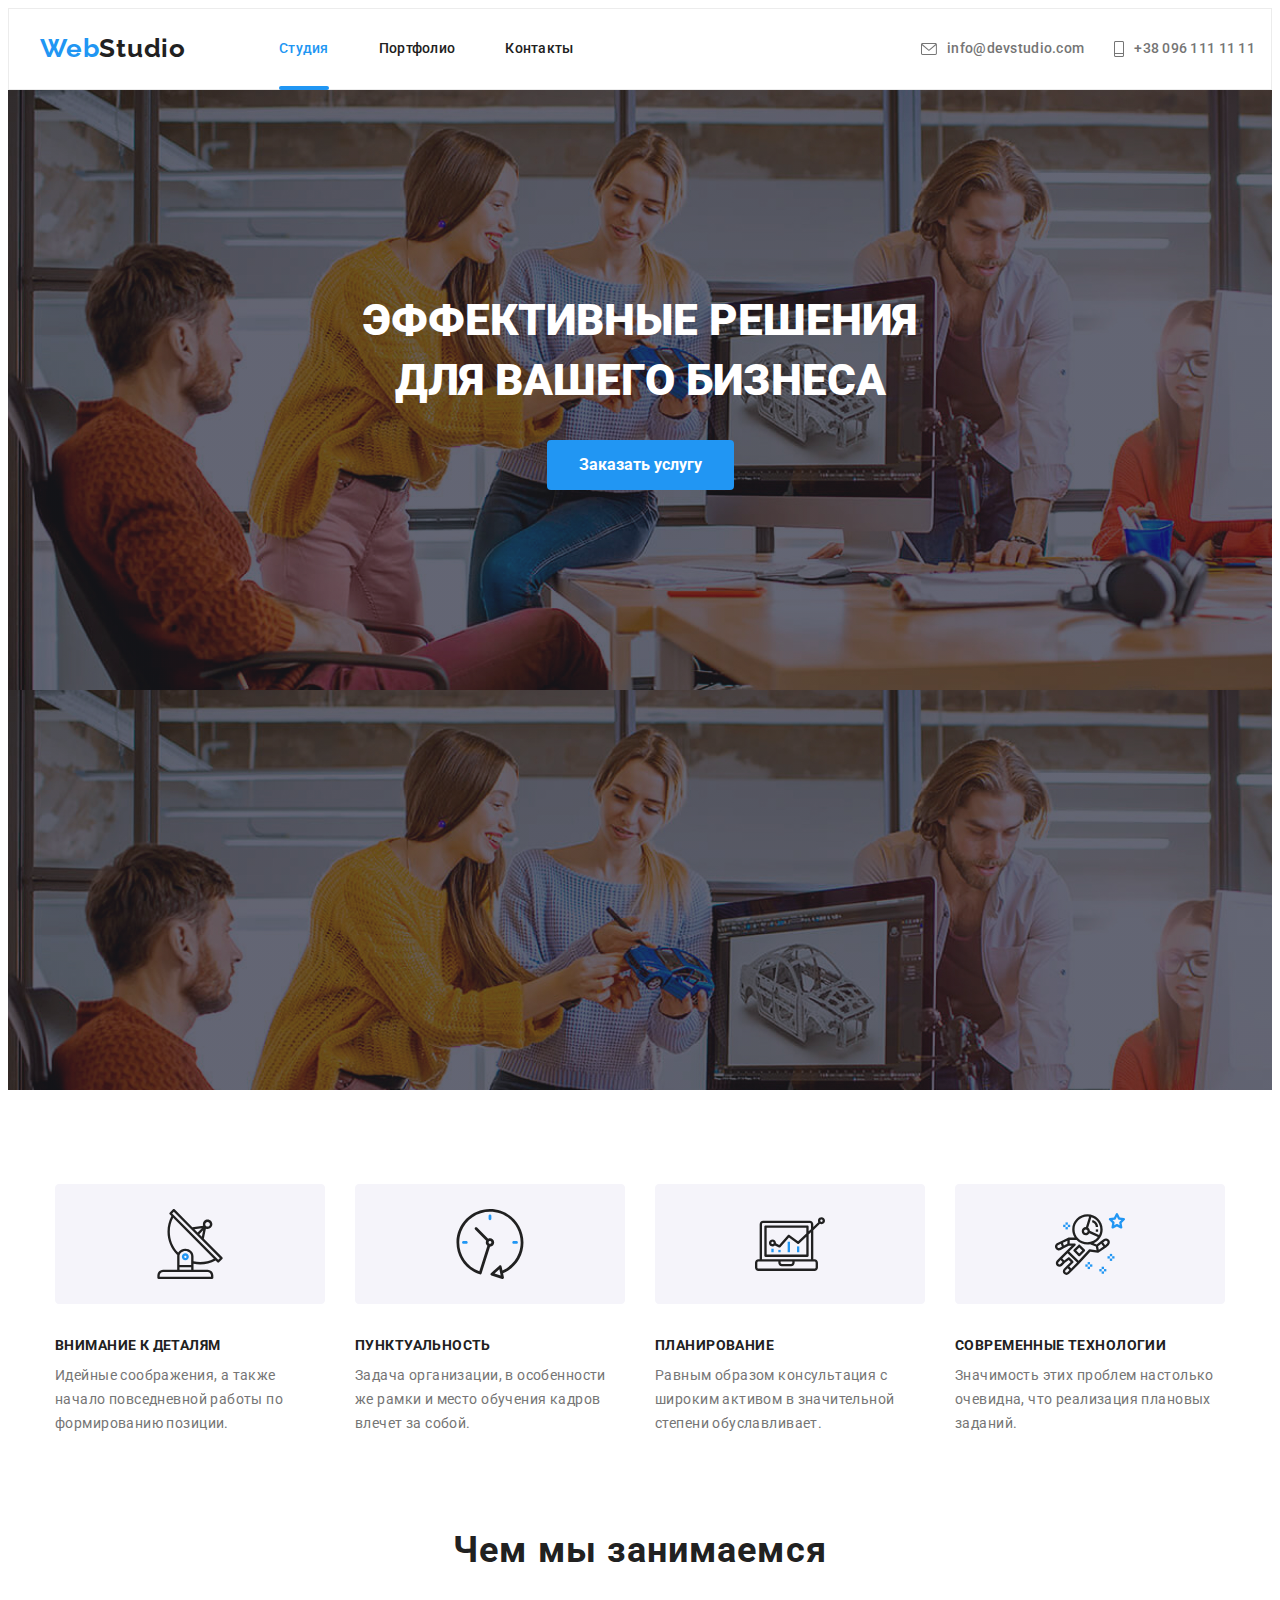
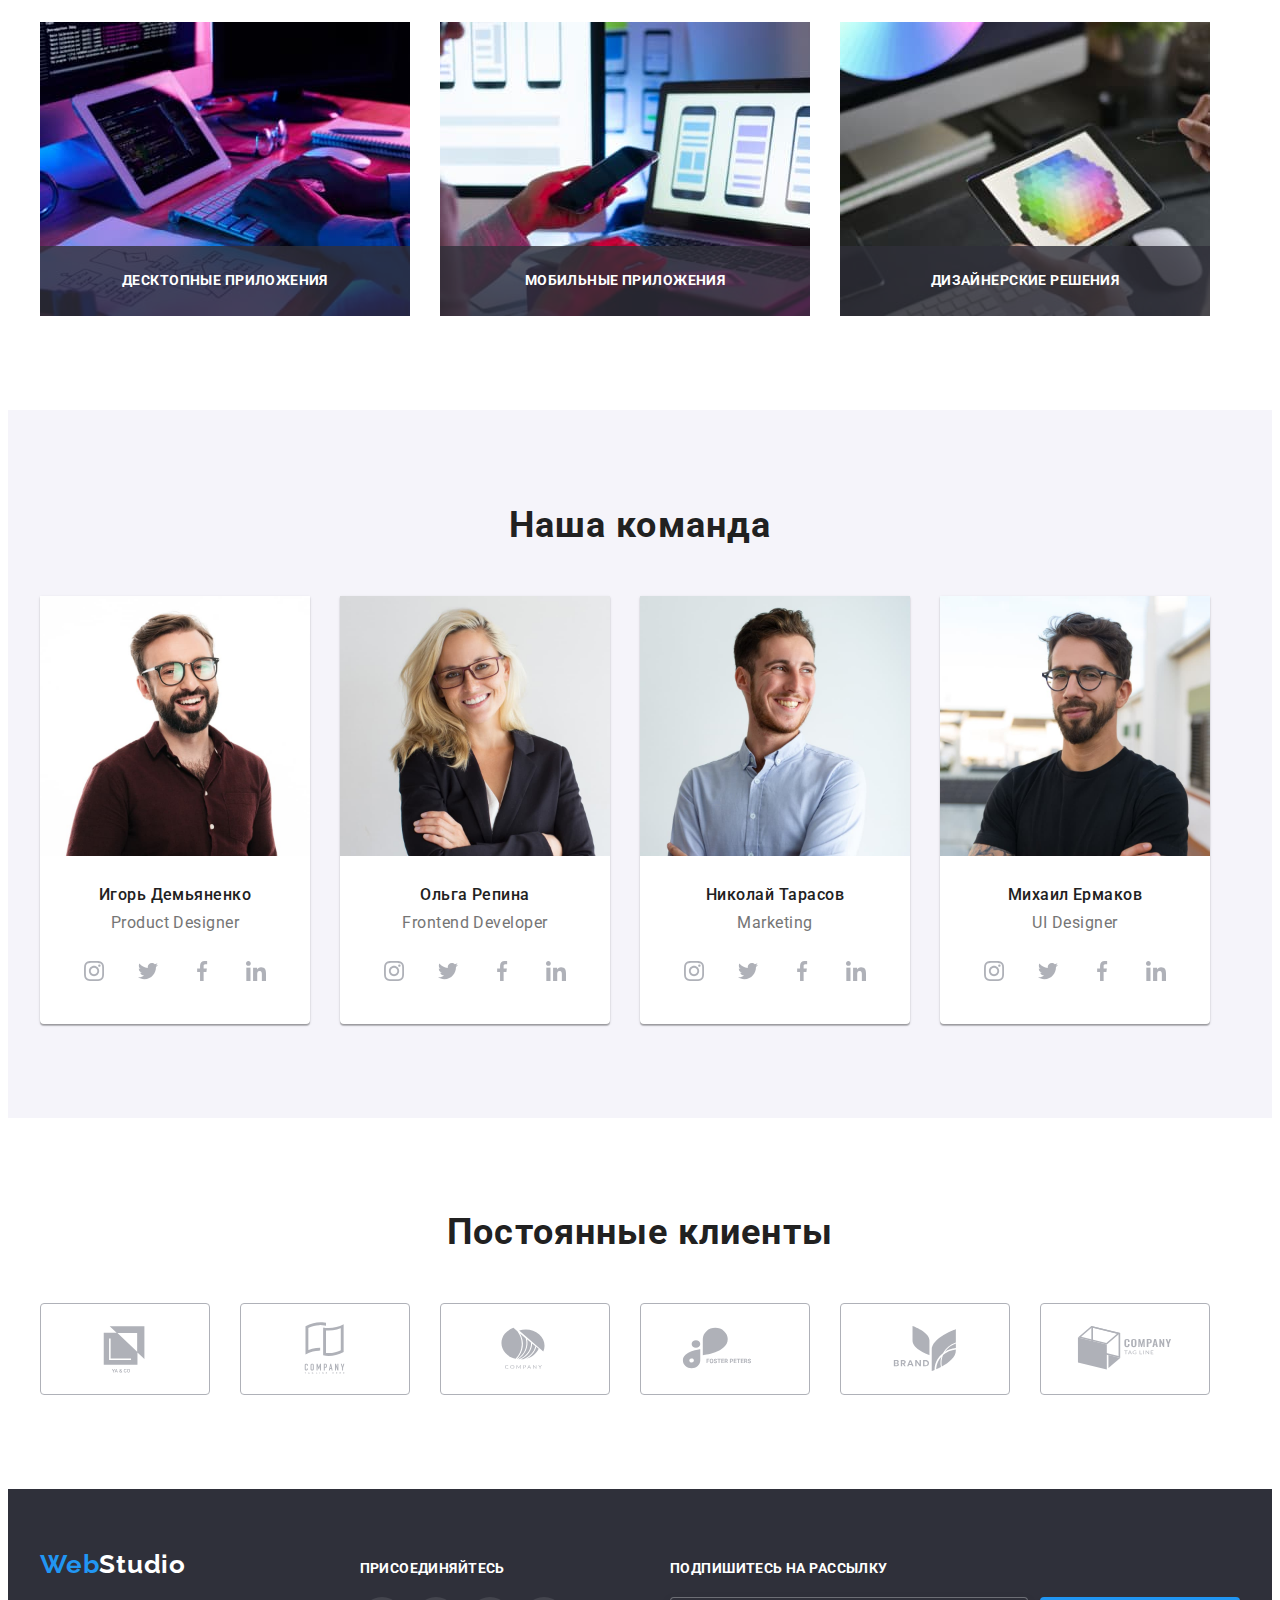
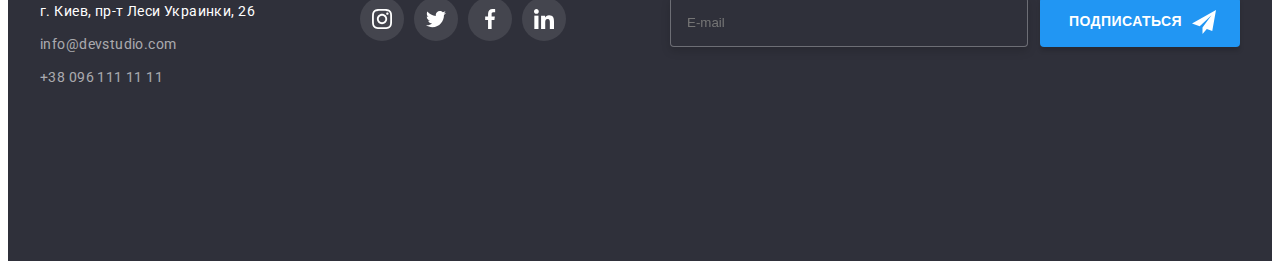
<file: index.html>
<!DOCTYPE html>
<html lang="ru">
  <head>
    <meta charset="UTF-8" />
    <meta http-equiv="X-UA-Compatible" content="IE=edge" />
    <meta name="viewport" content="width=device-width, initial-scale=1.0" />
    <title>WebStudio</title>
    <link rel="stylesheet" href="./css/main.css">
    <link rel="stylesheet" href="https://cdnjs.cloudflare.com/ajax/libs/modern-normalize/1.1.0/modern-normalize.min.css" integrity="sha512-wpPYUAdjBVSE4KJnH1VR1HeZfpl1ub8YT/NKx4PuQ5NmX2tKuGu6U/JRp5y+Y8XG2tV+wKQpNHVUX03MfMFn9Q==" crossorigin="anonymous" referrerpolicy="no-referrer" />
    <link rel="preconnect" href="https://fonts.googleapis.com" />
    <link rel="preconnect" href="https://fonts.gstatic.com" crossorigin />
    <link
      href="https://fonts.googleapis.com/css2?family=Raleway:wght@700&family=Roboto:wght@400;500;700;900&display=swap"
      rel="stylesheet"
    />
  </head>

  <body>
    <header class="header">
      <div class="container">
      <nav class="navigation">
        <a href="" class="title-header"
          >Web<span class="studio-title-header">Studio</span></a
        >
        <ul class="pages-list">
          <li class="page-item">
            <a class="link-page current header-current" href="index.html">Студия</a>
          </li>
          <li class="page-item">
            <a class="link-page" href="portfolio.html">Портфолио</a>
          </li>
          <li class="page-item"><a class="link-page" href="">Контакты</a></li>
        </ul>

  
      <ul class="header-connect">
        <li class="contact-header-item">
          <a class="contact-header-link" href="mailto:info@devstudio.com"
            >
            <svg class="icon-header-mail"  width="16px"
            height="12px"><use href="images/icons.svg#icon-envelope" >
          </use>
        </svg>
            info@devstudio.com
          </a>
        </li>

         <li class="connect-header-item">
        <a class="contact-header-link" href="tel:+380961111111"
          ><svg class="icon-header-tel" width="10px"
          height="16px">
            <use  href="images/icons.svg#icon-phone">
        </use>
      </svg>
            +38 096 111 11 11
  </a>
</li>
      </ul>
    </nav>
  </div>
    </header>
    <main>
      <section class="hero">
        <div class="container">  
        <h1 class="hero-title">Эффективные решения<br> для вашего бизнеса</h1>
        <button type="button" class="hero-btn" data-modal-open>Заказать услугу</button>
      </div>
    </section>
      <section>
        <div class="container">
                <h2 class="section-text-hidden">Особенности</h2>
        <ul class="features-list">
          <li class="features-item">
            <div>
                  <svg class="features-icon" width="270" height="120" >
                      <use href="images/icons.svg#icon-group-1">
                      </use>
                    </svg>
            <h3 class="features-text">Внимание к деталям</h3>
            <p class="description">
              Идейные соображения, а также<br/> начало повседневной работы по<br/>
              формированию позиции.
            </p>
          </div>
          </li>
          <li class="features-item">
            <div>
            <svg class="features-icon" width="270" height="120">
                      <use href="images/icons.svg#icon-group-2">
                      </use>
                    </svg>
            <h3 class="features-text">Пунктуальность</h3>
            <p class="description">
              Задача организации, в особенности<br/> же рамки и место обучения кадров<br/>
              влечет за собой.
            </p>
          </div>
          </li>
          <li class="features-item"> 
            <div>
            <svg class="features-icon" width="270" height="120" >
                      <use href="images/icons.svg#icon-group-3">
                      </use>
                    </svg>
            <h3 class="features-text">Планирование</h3>
            <p class="description">
              Равным образом консультация с<br/> широким активом в значительной<br/>
              степени обуславливает.
            </p>
          </div>
          </li>
          <li class="features-item">
            <svg class="features-icon" width="270" height="120">
                      <use href="images/icons.svg#icon-group-4">
                      </use>
                    </svg>
            <h3 class="features-text">Современные технологии</h3>
            <p class="description">
              Значимость этих проблем настолько<br/> очевидна, что реализация
              плановых<br/> заданий.
            </p>
          </li>
        </ul>
      </div>
      </section>
      <section class="hero-project">
        <div class="container">
        <h2 class="project-text">Чем мы занимаемся</h2>
        <ul class="list-img">
          <li class="img-item">
            
            <img
              src="images/imgindex/imgP.jpg"
              alt="Программирование"
              width="370"
              height="294"
            />
            <p class="progect-index">Десктопные приложения</p>
          </li>
          <li class="img-item">
            <img
              src="images/imgindex/imgS.jpg"
              alt="Создание сайтов"
              width="370"
              height="294"
            />
            <p class="progect-index">Мобильные приложения</p>
          </li>
          <li class="img-item">         
            <img
              src="images/imgindex/imgD.jpg"
              alt="Создание дизайна"
              width="370"
              height="294"
            />
            <p class="progect-index">Дизайнерские решения</p>
          
          </li>
        </ul>
      </div>
      </section>
      <section class="team-section">
        <div class="container">
        <h2 class="team">Наша команда</h2>
        <ul class="worker-list">
          <li class="worker-item">
            <img
              src="images/imgindex/img-3(1).jpg"
              alt="Дизайнер"
              width="270"
              height="260"
            />
            <div class="worker-description">
            <h3 class="worker-text">Игорь Демьяненко</h3>
            <p lang="en" class="position-text">Product Designer</p>
            <ul class="woker-socials-list">
              <li class="worker-socials-item">
              <a href="" class="worker-socials-link">
                <svg class="worker-socials-icon" width="20"  height="20">
                  <use href="images/icons.svg#icon-instagram">
                  </use>
                </svg>
              </a>
            </li>
              <li class="worker-socials-item">
              <a href="" class="worker-socials-link">
                <svg class="worker-socials-icon" width="20"  height="20">
                  <use href="images/icons.svg#icon-twitter">
                  </use>
                </svg>
              </a>
            </li>
              <li class="worker-socials-item">
              <a href="" class="worker-socials-link">
                <svg class="worker-socials-icon" width="20"  height="20">
                  <use href="images/icons.svg#icon-facebook">
                  </use>
                </svg>
              </a>
            </li>
              <li class="worker-socials-item">
              <a href="" class="worker-socials-link">
                <svg class="worker-socials-icon" width="20"  height="20">
                  <use href="images/icons.svg#icon-linkedin">
                  </use>
                </svg>
              </a>
            </li>
            </ul>
          </div>
        </li>

          <li class="worker-item">
            <img
              src="images/imgindex/img-2(1).jpg "
              alt="Фронтенд Программист"
              width="270"
              height="260"
            />
            <div class="worker-description">
            <h3 class="worker-text">Ольга Репина</h3>
            <p lang="en" class="position-text">Frontend Developer</p>
            <ul class="woker-socials-list">
              <li class="worker-socials-item">
              <a href="" class="worker-socials-link">
                <svg class="worker-socials-icon" width="20"  height="20">
                  <use href="images/icons.svg#icon-instagram">
                  </use>
                </svg>
              </a>
            </li>
              <li class="worker-socials-item">
              <a href="" class="worker-socials-link">
                <svg class="worker-socials-icon" width="20"  height="20">
                  <use href="images/icons.svg#icon-twitter">
                  </use>
                </svg>
              </a>
            </li>
              <li class="worker-socials-item">
              <a href="" class="worker-socials-link">
                <svg class="worker-socials-icon" width="20"  height="20">
                  <use href="images/icons.svg#icon-facebook">
                  </use>
                </svg>
              </a>
            </li>
              <li class="worker-socials-item">
              <a href="" class="worker-socials-link">
                <svg class="worker-socials-icon" width="20"  height="20">
                  <use href="images/icons.svg#icon-linkedin">
                  </use>
                </svg>
              </a>
            </li>
            </ul>
         </div>
          <li class="worker-item">
            <img
              src="images/imgindex/img-1(1).jpg "
              alt="Маркетолог"
              width="270"
              height="260"
            /> 
            <div class="worker-description">
            <h3 class="worker-text">Николай Тарасов</h3>
            <p lang="en" class="position-text">Marketing</p>
            <ul class="woker-socials-list">
              <li class="worker-socials-item">
              <a href="" class="worker-socials-link">
                <svg class="worker-socials-icon" width="20"  height="20">
                  <use href="images/icons.svg#icon-instagram">
                  </use>
                </svg>
              </a>
            </li>
              <li class="worker-socials-item">
              <a href="" class="worker-socials-link">
                <svg class="worker-socials-icon" width="20"  height="20">
                  <use href="images/icons.svg#icon-twitter">
                  </use>
                </svg>
              </a>
            </li>
              <li class="worker-socials-item">
              <a href="" class="worker-socials-link">
                <svg class="worker-socials-icon" width="20"  height="20">
                  <use href="images/icons.svg#icon-facebook">
                  </use>
                </svg>
              </a>
            </li>
              <li class="worker-socials-item">
              <a href="" class="worker-socials-link">
                <svg class="worker-socials-icon" width="20"  height="20">
                  <use href="images/icons.svg#icon-linkedin">
                  </use>
                </svg>
              </a>
            </li>
            </ul>
          </div>
        </li>

          <li class="worker-item">
            <img
              src="images/imgindex/img4(1).jpg "
              alt="UI Дизайнер"
              width="270"
              height="260"
            />
            <div class="worker-description">
            <h3 class="worker-text">Михаил Ермаков</h3>
            <p lang="en" class="position-text">UI Designer</p>
            <ul class="woker-socials-list">
              <li class="worker-socials-item">
              <a href="" class="worker-socials-link">
                <svg class="worker-socials-icon" width="20"  height="20">
                  <use href="images/icons.svg#icon-instagram">
                  </use>
                </svg>
              </a>
            </li>
              <li class="worker-socials-item">
              <a href="" class="worker-socials-link">
                <svg class="worker-socials-icon" width="20"  height="20">
                  <use href="images/icons.svg#icon-twitter">
                  </use>
                </svg>
              </a>
            </li>
              <li class="worker-socials-item">
              <a href="" class="worker-socials-link">
                <svg class="worker-socials-icon" width="20"  height="20">
                  <use href="images/icons.svg#icon-facebook">
                  </use>
                </svg>
              </a>
            </li>
              <li class="worker-socials-item">
              <a href="" class="worker-socials-link">
                <svg class="worker-socials-icon" width="20"  height="20">
                  <use href="images/icons.svg#icon-linkedin">
                  </use>
                </svg>
              </a>
            </li>
            </ul>
          </div>
        </li>
        </ul>
      </div>
      </section>
      <section class="clients">
        <div class="container">
    <h2 class="clients-text">Постоянные клиенты</h2>
    <ul class="clients-list">
      <li class="clients-item">
                  <a href="" class="clients-link">
                    <svg class="clients-icon" width="106px"
                    height="60px" >
                      <use href="images/icons.svg#icon-client">
                      </use>
                    </svg>
                  </a>
                </li>
                  <li class="clients-item">
                  <a href="" class="clients-link">
                    <svg class="clients-icon" width="106px"
                    height="60px" >
                      <use href="images/icons.svg#icon-client-1">
                      </use>
                    </svg>
                  </a>
                </li>
                  <li class="clients-item">
                  <a href="" class="clients-link">
                    <svg class="clients-icon" width="106px"
                    height="60px" >
                      <use href="images/icons.svg#icon-client-2">
                      </use>
                    </svg>
                  </a>
                </li>
                  <li class="clients-item">
                  <a href="" class="clients-link">
                    <svg class="clients-icon" width="106px"
                    height="60px" >
                      <use href="images/icons.svg#icon-client-3">
                      </use>
                    </svg>
                  </a>
                </li>
                  <li class="clients-item">
                  <a href="" class="clients-link">
                    <svg class="clients-icon" width="106px"
                    height="60px">
                      <use href="images/icons.svg#icon-client-4">
                      </use>
                    </svg>
                  </a>
                </li>
                  <li class="clients-item">
                  <a href="" class="clients-link">
                    <svg class="clients-icon" width="106px"
                    height="60px" >
                      <use href="images/icons.svg#icon-client-5">
                      </use>
                    </svg>
                  </a>
                </li> 
              </ul>
    </div>
    </section>
    </main>
    <footer class="footer">
      <div class="container-footer-info">
         <div class="footer-info">
      <a class="title-footer" href=""
        >Web<span class="studio-title-footer">Studio</span></a>
      <address>
        <ul class="footer-connect-list">
          <li class="footer-contact-item">
            <a
              class="map"
              href="https://goo.gl/maps/Kd6ppjiieiiWhtUa8"
              target="_blank"
              rel="noopener noreferrer nofollow "
              >г. Киев, пр-т Леси Украинки, 26</a
            >
          </li>

          <li class="footer-contact-item">
            <a class="contact-footer" href="mailto:info@devstudio.com"
              >info@devstudio.com</a
            >
          </li>
                 
          <li class="footer-contact-item">
            <a class="contact-footer" href="tel:+380501111111"
              >+38 096 111 11 11</a
            >
          </li>
        </ul>
        </address>
      </div>
      <div class="footer-container-link">
        <p class="footer-text">присоединяйтесь</p>
        <ul class="footer-icon-list">
          <li class="footer-socials-items">
                <a href="" class="footer-socials-links">
                  <svg class="footer-social-icons" width="20"  height="20">
                    <use href="images/icons.svg#icon-instagram">
                    </use>
                  </svg>
                </a>
              </li>
                <li class="footer-socials-items">
                <a href="" class="footer-socials-links">
                  <svg class="footer-social-icons" width="20"  height="20">
                    <use href="images/icons.svg#icon-twitter">
                    </use>
                  </svg>
                </a>
              </li>
                <li class="footer-socials-items">
                <a href="" class="footer-socials-links">
                  <svg class="footer-social-icons" width="20"  height="20">
                    <use href="images/icons.svg#icon-facebook">
                    </use>
                  </svg>
                </a>
              </li>
                <li class="footer-socials-items">
                <a href="" class="footer-socials-links">
                  <svg class="footer-social-icons" width="20"  height="20">
                    <use href="images/icons.svg#icon-linkedin">
                    </use>
                  </svg>
                </a>
              </li>
              </ul>
            </div>
              <div class="footer-container-social">
                <p class="footer-text">Подпишитесь на рассылку</p>
                <form>
                  <div class="footer-input-container">
      <input type="email" 
       name="user-email-footer" 
       id="user-email-footer"
       class="footer-input"
       placeholder="E-mail"
       required>
       <button type="submit" class="btn-footer">Подписаться
                <svg class="footer-send-btn" width="24"  height="24">
                    <use href="images/icons.svg#icon-send">
                    </use>
                  </svg></button>
                </div>
                </form> 
              </div>  
      </div>
    </footer>

<div class="backdrop is-hidden"  data-modal>
  <div class="modal">
    <button type="button" class="button-close" data-modal-close>
      <svg class="icon-close">
        <use href="images/icons.svg#icon-close"></use>
      </svg>
    </button>
    <p class="modal-title">Оставьте свои данные, мы вам перезвоним</p>
    <form>
      <div class="form-field">
      <label for="user-name" class="modal-label">Имя</label>
      <div class="modal-input-wrap">
      <input type="text" 
      id="user-name" 
      name="user-name" 
      class="modal-input"
      required>
      <svg class="modal-icon " width="18" height="18">
        <use class="modal-vector" href="images/icons.svg#icon-person"></use>
      </svg>
    </div>
    </div>
    <div class="form-field">
      <label for="user-tel" class="modal-label">Телефон</label>
      <div class="modal-input-wrap">
      <input type="tel"
       name="user-tel" 
       id="user-tel"
       class="modal-input"
       required>
       <svg class="modal-icon" width="18" height="18">
        <use class="modal-vector" href="images/icons.svg#icon-phone-1"></use>
      </svg>
      </div>
      </div>
      <div class="form-field">
        
       <label for="user-email" class="modal-label">Почта</label>
       <div class="modal-input-wrap">
      <input type="email" 
       name="user-email" 
       id="user-email"
       class="modal-input"
       required>
       <svg class="modal-icon" width="18" height="18">
        <use class="modal-vector" href="images/icons.svg#icon-email-1"></use>
       </svg>
      </div>
      </div>
      <div class="form-field-text">
     <label for="user-text" class="modal-input-text">Комментарий</label>
     <textarea 
     name="user-text" 
     id="user-text" 
     class="user-input-text"
     placeholder="Введите текст"></textarea>
    </div>
    <div class="form-field-check">
      <input type="checkbox" 
      class="modal-check-select visually-hidden" 
       id="modal-check" 
      name="modal-check"
      >
      <label for="modal-check" 
      class="modal-check-text">
      <span  tabindex="0" class="modal-select"> <svg class="icon-checked" width="11" height="8">
      <use href="images/icons.svg#icon-checked"></use>
    </svg>
  </span> 
        Соглашаюсь с рассылкой и принимаю<a class="modal-link" href=""> Условия договора
        </a>
    </label>
    
    </div>
       <button type="submit" class="btn-submit">Отправить</button>
    </form>
  
  </div>
 </div>
 <script src="./js/modal.js"></script>
</body>
</html>
</file>
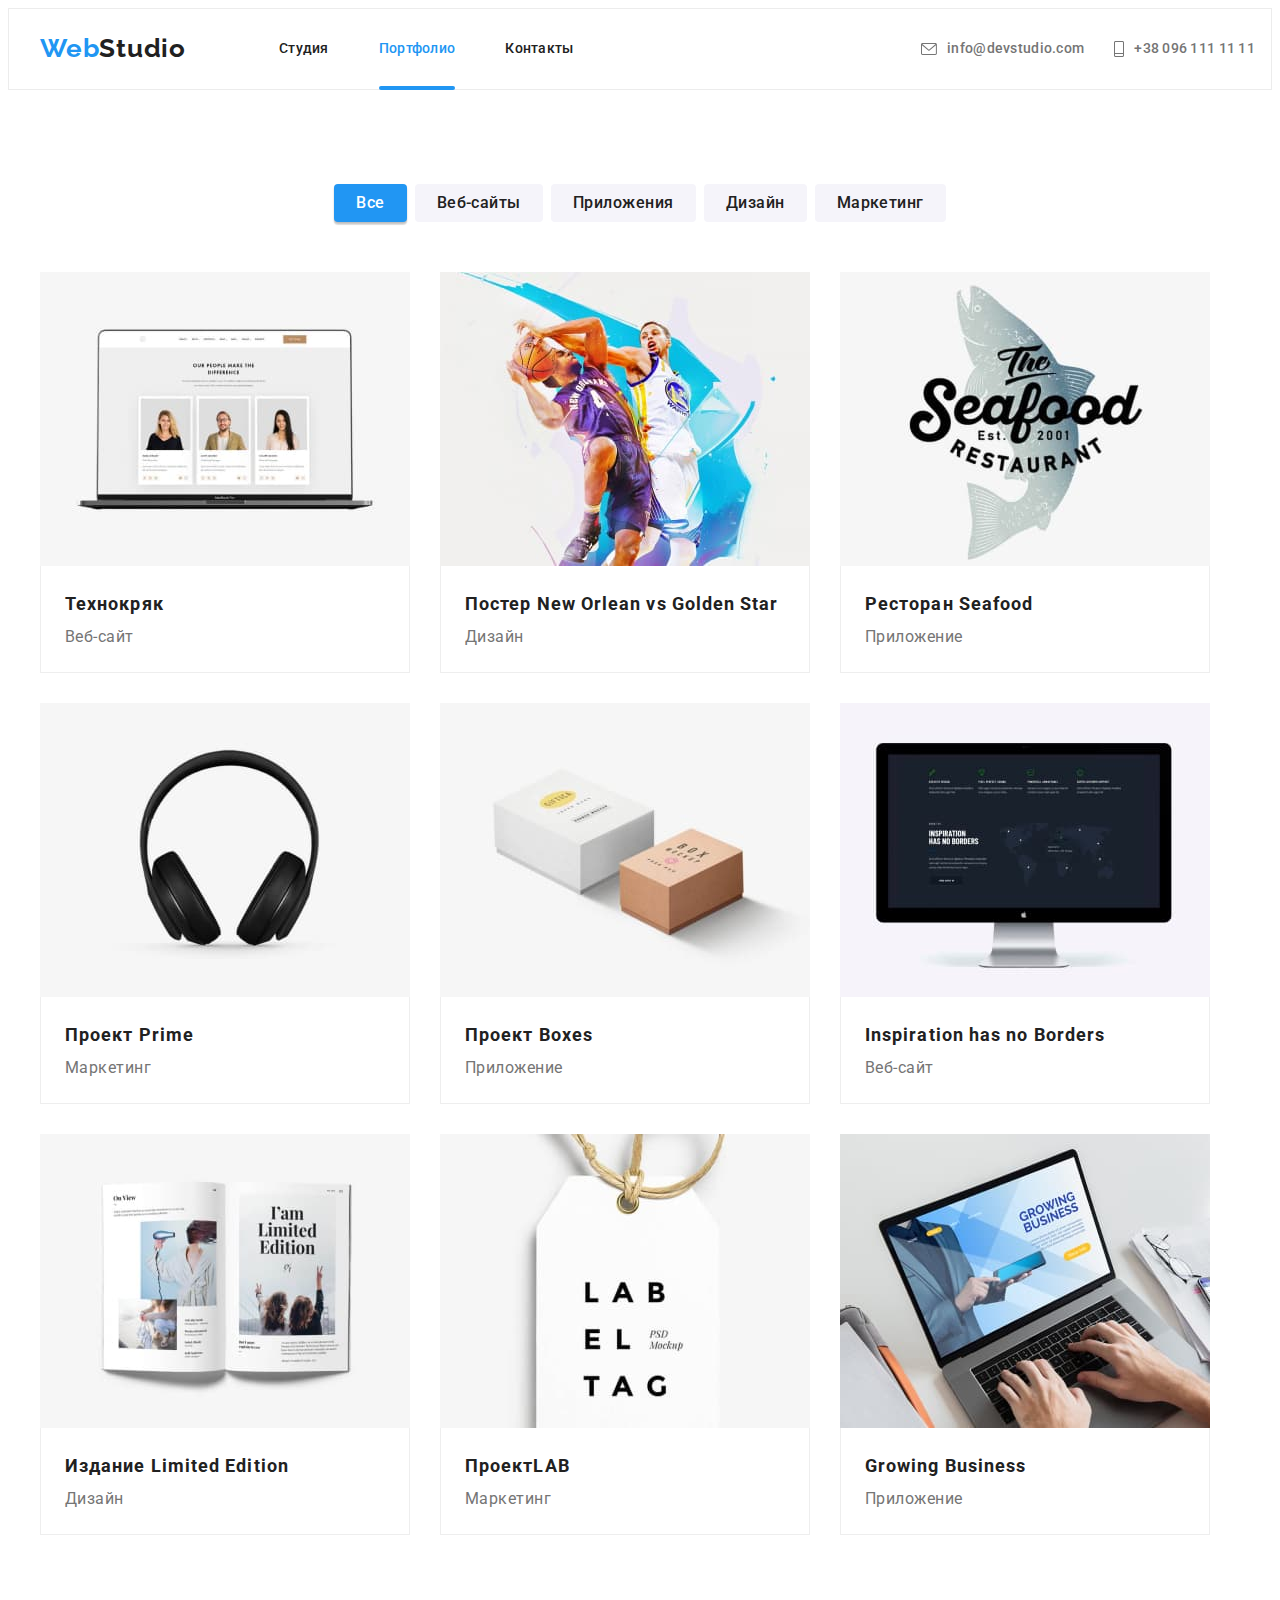
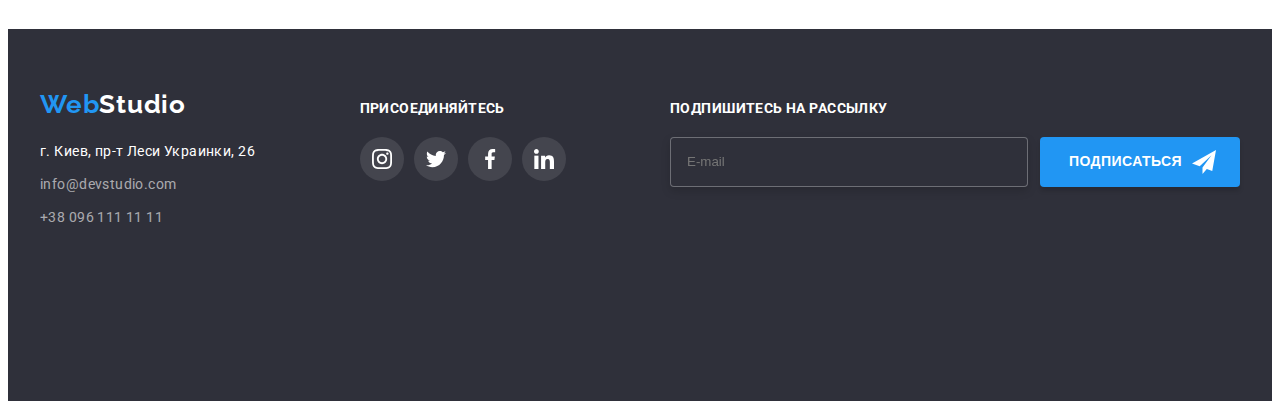
<file: portfolio.html>
<!DOCTYPE html>
<html lang="ru">
  <head>
    <meta charset="UTF-8" />
    <meta http-equiv="X-UA-Compatible" content="IE=edge" />
    <meta name="viewport" content="width=device-width, initial-scale=1.0" />
    <title>Портфолио</title>
    <link rel="stylesheet" href="./css/main.css">
    <link rel="stylesheet" href="https://cdnjs.cloudflare.com/ajax/libs/modern-normalize/1.1.0/modern-normalize.min.css" integrity="sha512-wpPYUAdjBVSE4KJnH1VR1HeZfpl1ub8YT/NKx4PuQ5NmX2tKuGu6U/JRp5y+Y8XG2tV+wKQpNHVUX03MfMFn9Q==" crossorigin="anonymous" referrerpolicy="no-referrer" />
    <link rel="preconnect" href="https://fonts.googleapis.com" />
    <link rel="preconnect" href="https://fonts.gstatic.com" crossorigin />
    <link
      href="https://fonts.googleapis.com/css2?family=Raleway:wght@700&display=swap"
      rel="stylesheet"
    />
    <link rel="preconnect" href="https://fonts.googleapis.com" />
    <link rel="preconnect" href="https://fonts.gstatic.com" crossorigin />
    <link
      href="https://fonts.googleapis.com/css2?family=Roboto:wght@400;500;700;900&display=swap"
      rel="stylesheet"
    />
  </head>

  <body>
    <header class="header">
      <div class="container">
      <nav class="navigation">
        <a href="" class="title-header"
          >Web<span class="studio-title-header">Studio</span></a
        >
        <ul class="pages-list">
          <li class="page-item">
            <a class="link-page " href="index.html">Студия</a>
          </li>
          <li class="page-item">
            <a class="link-page current header-current" href="portfolio.html">Портфолио</a>
          </li>
          <li class="page-item"><a class="link-page" href="">Контакты</a></li>
        </ul>

  
      <ul class="header-connect">
        <li class="connect-header-item">
          <a class="contact-header-link" href="mailto:info@devstudio.com"
            >
            <svg class="icon-header-mail"  width="16px"
            height="12px"><use href="images/icons.svg#icon-envelope" >
          </use>
        </svg>
            info@devstudio.com
          </a>
        </li>

         <li class="connect-header-item">
        <a class="contact-header-link" href="tel:+380961111111"
          ><svg class="icon-header-tel" width="10px"
          height="16px">
            <use  href="images/icons.svg#icon-phone">
        </use>
      </svg>
            +38 096 111 11 11
  </a>
</li>
      </ul>
    </nav>
  </div>
    </header>
    <main>
      <section class="filters">
        <div class="container">
          <h1 class="
          visually-hidden">Фильтр</h1>
        <ul class="btn-filter">
          <li class="btn-item">
            <button type="button" class="btn-portfolio current">Все</button>
          </li>
          <li class="btn-item">
            <button type="button" class="btn-portfolio">Веб-сайты</button>
          </li>
          <li class="btn-item">
            <button type="button" class="btn-portfolio">Приложения</button>
          </li>
          <li class="btn-item">
            <button type="button" class="btn-portfolio">Дизайн</button>
          </li>
          <li class="btn-item">
            <button type="button" class="btn-portfolio">Маркетинг</button>
          </li>
        </ul>
        <ul class="progect-list">
          <li class="portfolio-item">
            <a href="" class="portfolio-card">
              <div class="portfolio-wrap">
            <img
              src="images/imgportfolio/imgTehno.jpg"
              alt="Ноутбук"
              width="370"
              height="294"
            />
            <p class="portfolio-top-text">Технокряк это современная<br> 
              площадка распространения<br> 
              коронавируса. Компании<br> 
              используют эту платформу для<br> 
              цифрового шпионажа и атак на<br> 
              защищённые сервера конкурентов.</p>
            </div>
            <div class="progect-description">
            <h2 class="portfolio-text">Технокряк</h2>
            <p class="definition">Веб-сайт</p>
          </div>
        </a>
          </li>
          <li class="portfolio-item">
            <a href="" class="portfolio-card">
              <div class="portfolio-wrap">
            <img
              src="images/imgportfolio/imgstars.jpg"
              alt="Баскетболисты"
              width="370"
              height="294"
            />
            <p class="portfolio-top-text">Технокряк это современная<br> 
              площадка распространения<br> 
              коронавируса. Компании<br> 
              используют эту платформу для<br> 
              цифрового шпионажа и атак на<br> 
              защищённые сервера конкурентов.</p>
          </div>
            <div class="progect-description">
            <h2 class="portfolio-text">
              Постер<span lang="en"> New Orlean vs Golden Star</span>
            </h2>
            <p class="definition">Дизайн</p>
          </div>
        </a>
          </li>
          <li class="portfolio-item">
            <a href="" class="portfolio-card">
              <div class="portfolio-wrap">
            <img
              src="images/imgportfolio/imgseafood.jpg"
              alt="Лого Ресторана"
              width="370"
              height="294"
            />
            <p class="portfolio-top-text">Технокряк это современная<br> 
              площадка распространения<br> 
              коронавируса. Компании<br> 
              используют эту платформу для<br> 
              цифрового шпионажа и атак на<br> 
              защищённые сервера конкурентов.</p>
          </div>
            <div class="progect-description">
            <h2 class="portfolio-text">
              Ресторан<span lang="en"> Seafood</span>
            </h2>
            <p class="definition">Приложение</p>
          </div>
        </a>
          </li>
          <li class="portfolio-item">
            <a href="" class="portfolio-card">
              <div class="portfolio-wrap">
            <img
              src="images/imgportfolio/imgprime.jpg"
              alt="Наушники"
              width="370"
              height="294"
            />
            <p class="portfolio-top-text">Технокряк это современная<br> 
              площадка распространения<br> 
              коронавируса. Компании<br> 
              используют эту платформу для<br> 
              цифрового шпионажа и атак на<br> 
              защищённые сервера конкурентов.</p>
          </div>
            <div class="progect-description">
            <h2 class="portfolio-text">Проект<span lang="en"> Prime</span></h2>
            <p class="definition">Маркетинг</p>
          </div>
        </a>
          </li>
          <li class="portfolio-item">
            <a href="" class="portfolio-card">
              <div class="portfolio-wrap">
            <img
              src="images/imgportfolio/imgbox.jpg"
              alt="Коробки"
              width="370"
              height="294"
            />
            <p class="portfolio-top-text">Технокряк это современная<br> 
              площадка распространения<br> 
              коронавируса. Компании<br> 
              используют эту платформу для<br> 
              цифрового шпионажа и атак на<br> 
              защищённые сервера конкурентов.</p>
          </div>
            <div class="progect-description">
            <h2 class="portfolio-text">Проект<span lang="en"> Boxes</span></h2>
            <p class="definition">Приложение</p>
          </div>
        </a>
          </li>
          <li class="portfolio-item">
            <a href="" class="portfolio-card">
              <div class="portfolio-wrap">
            <img
              src="images/imgportfolio/imgihnb.jpg"
              alt="Монитор"
              width="370"
              height="294"
            />
            <p class="portfolio-top-text">Технокряк это современная<br> 
              площадка распространения<br> 
              коронавируса. Компании<br> 
              используют эту платформу для<br> 
              цифрового шпионажа и атак на<br> 
              защищённые сервера конкурентов.</p>
          </div>
            <div class="progect-description">
            <h2 class="portfolio-text">Inspiration has no Borders</h2>
            <p class="definition">Веб-сайт</p>
          </div>
        </a>
          </li>
          <li class="portfolio-item">
            <a href="" class="portfolio-card">
              <div class="portfolio-wrap">
            <img
              src="images/imgportfolio/imgle.jpg"
              alt=" Книга"
              width="370"
              height="294"
            />
            <p class="portfolio-top-text">Технокряк это современная<br> 
              площадка распространения<br> 
              коронавируса. Компании<br> 
              используют эту платформу для<br> 
              цифрового шпионажа и атак на<br> 
              защищённые сервера конкурентов.</p>
          </div>
            <div class="progect-description">
            <h2 class="portfolio-text">
              Издание<span lang="en"> Limited Edition</span>
            </h2>
            <p class="definition">Дизайн</p>
          </div>
        </a>
          </li>
          <li class="portfolio-item">
            <a href="" class="portfolio-card">
              <div class="portfolio-wrap">
            <img
              src="images/imgportfolio/imglab.jpg"
              alt="Бирка"
              width="370"
              height="294"
            />
            <p class="portfolio-top-text">Технокряк это современная<br> 
              площадка распространения<br> 
              коронавируса. Компании<br> 
              используют эту платформу для<br> 
              цифрового шпионажа и атак на<br> 
              защищённые сервера конкурентов.</p>
          </div>
            <div class="progect-description">
            <h2 class="portfolio-text">Проект<span lang="en">LAB</span></h2>
            <p class="definition">Маркетинг</p>
          </div>
        </a>
          </li>
          <li class="portfolio-item">
            <a href="" class="portfolio-card">
              <div class="portfolio-wrap">
            <img
              src="images/imgportfolio/imggb.jpg"
              alt="Бизнес ноут"
              width="370"
              height="294"
            />
            <p class="portfolio-top-text">Технокряк это современная<br> 
              площадка распространения<br> 
              коронавируса. Компании<br> 
              используют эту платформу для<br> 
              цифрового шпионажа и атак на<br> 
              защищённые сервера конкурентов.</p>
          </div>
            <div class="progect-description">
            <h2 class="portfolio-text">Growing Business</h2>
            <p class="definition">Приложение</p>
          </div>
        </a>
          </li>
        </ul>
      </div>
      </section>
    </main>
    <footer class="footer">
      <div class="container-footer-info">
         <div class="footer-info">
      <a class="title-footer" href=""
        >Web<span class="studio-title-footer">Studio</span></a>
      <address>
        <ul class="footer-connect-list">
          <li class="footer-contact-item">
            <a
              class="map"
              href="https://goo.gl/maps/Kd6ppjiieiiWhtUa8"
              target="_blank"
              rel="noopener noreferrer nofollow "
              >г. Киев, пр-т Леси Украинки, 26</a
            >
          </li>

          <li class="footer-contact-item">
            <a class="contact-footer" href="mailto:info@devstudio.com"
              >info@devstudio.com</a
            >
          </li>
                 
          <li class="footer-contact-item">
            <a class="contact-footer" href="tel:+380501111111"
              >+38 096 111 11 11</a
            >
          </li>
        </ul>
        </address>
      </div>
      <div class="footer-container-link">
        <p class="footer-text">присоединяйтесь</p>
        <ul class="footer-icon-list">
          <li class="footer-socials-items">
                <a href="" class="footer-socials-links">
                  <svg class="footer-social-icons" width="20"  height="20">
                    <use href="images/icons.svg#icon-instagram">
                    </use>
                  </svg>
                </a>
              </li>
                <li class="footer-socials-items">
                <a href="" class="footer-socials-links">
                  <svg class="footer-social-icons" width="20"  height="20">
                    <use href="images/icons.svg#icon-twitter">
                    </use>
                  </svg>
                </a>
              </li>
                <li class="footer-socials-items">
                <a href="" class="footer-socials-links">
                  <svg class="footer-social-icons" width="20"  height="20">
                    <use href="images/icons.svg#icon-facebook">
                    </use>
                  </svg>
                </a>
              </li>
                <li class="footer-socials-items">
                <a href="" class="footer-socials-links">
                  <svg class="footer-social-icons" width="20"  height="20">
                    <use href="images/icons.svg#icon-linkedin">
                    </use>
                  </svg>
                </a>
              </li>
              </ul>
            </div>
              <div class="footer-container-social">
                <p class="footer-text">Подпишитесь на рассылку</p>
                <form>
                  <div class="footer-input-container">
      <input type="email" 
       name="user-email-footer" 
       id="user-email-footer"
       class="footer-input"
       placeholder="E-mail"
       required>
       <button type="submit" class="btn-footer">Подписаться
                <svg class="footer-send-btn" width="24"  height="24">
                    <use href="images/icons.svg#icon-send">
                    </use>
                  </svg></button>
                </div>
                </form> 
              </div>  
      </div>
    </footer>
  </body>
</html>
</file>
<file: css/main.css>
p, h1, h2, h3, h4, h5, h6 {
  margin: 0;
}

ul {
  margin: 0;
  padding: 0;
}

button {
  cursor: pointer;
}
.head-line {
  border: 1px solid #ECECEC;
}

.container {
  width: 1200px;
  padding-left: 15px;
  padding-right: 15px;
  margin: 0 auto;
}

img {
  display: block;
}

body {
  color: #212121;
  background: #ffffff;
  font-family: "Roboto", sans-serif;
  font-weight: bold;
}

section {
  padding-top: 94px;
  padding-bottom: 94px;
}

.header {
  margin: 0 auto;
  border: 1px solid #ECECEC;
}

.title-header {
  font-family: "Raleway", sans-serif;
  font-style: normal;
  font-weight: bold;
  font-size: 26px;
  line-height: 1.19;
  letter-spacing: 0.03em;
  color: #2196f3;
  text-decoration: none;
  margin-right: 93px;
  padding-top: 24px;
  padding-bottom: 25px;
}

.studio-title-header {
  font-family: "Raleway", sans-serif;
  font-style: normal;
  font-weight: bold;
  font-size: 26px;
  line-height: 1.19;
  letter-spacing: 0.03em;
  color: #212121;
  text-decoration: none;
}

.page-item {
  -webkit-box-align: center;
      -ms-flex-align: center;
          align-items: center;
  display: -webkit-box;
  display: -ms-flexbox;
  display: flex;
}

.page-item + .page-item {
  margin-left: 50px;
}

.header-current {
  position: relative;
  color: #2196f3;
}

.header-current::after {
  content: "";
  position: absolute;
  width: 100%;
  height: 4px;
  background: #2196F3;
  border-radius: 2px;
  left: 0;
  bottom: -1px;
}

.navigation {
  display: -webkit-box;
  display: -ms-flexbox;
  display: flex;
}

.pages-list {
  display: -webkit-box;
  display: -ms-flexbox;
  display: flex;
  list-style-type: none;
}

.link-page {
  font-family: "Roboto", sans-serif;

  padding: 32px 0;
  font-style: normal;
  font-weight: 500;
  font-size: 14px;
  line-height: 1.14;
  letter-spacing: 0.02em;
  color: #212121;
  text-decoration: none;
  -webkit-transition: color 250ms linear;
  transition: color 250ms linear;
}

.link-page:hover, .link-page:focus {
  color: #2196f3;
}

.link-page.current {
  color: #2196f3;
}

.header-connect {
  display: -webkit-box;
  display: -ms-flexbox;
  display: flex;
  list-style-type: none;
  margin: 0 auto;
  margin-right: -15px;
  -webkit-box-pack: center;
      -ms-flex-pack: center;
          justify-content: center;
}

.contact-header-item + .contact-header-item {
  margin-left: 50px;
}

.connect-header-item {
  margin-left: 30px;
}

.contact-header-link {
  display: -webkit-box;
  display: -ms-flexbox;
  display: flex;
  -webkit-box-align: center;
      -ms-flex-align: center;
          align-items: center;
  text-decoration: none;
  padding: 32px 0;
  font-family: "Roboto", sans-serif;
  font-style: normal;
  font-weight: 500;
  font-size: 14px;
  line-height: 1.14;
  letter-spacing: 0.02em;
  color: #757575;
  text-decoration: none;
  text-align: center;
  -webkit-transition-property: color;
  transition-property: color;
  -webkit-transition-duration: 250ms;
          transition-duration: 250ms;
  -webkit-transition-timing-function: linear;
          transition-timing-function: linear;
}

.contact-header-link:focus, .contact-header-link:hover {
  color: #2196f3;
}


.icon-header-tel {
  -webkit-box-align: center;
      -ms-flex-align: center;
          align-items: center;
  fill: currentColor;
  margin-right: 10px;
}

.icon-header-mail {
  -webkit-box-align: center;
      -ms-flex-align: center;
          align-items: center;
  fill: currentColor;
  margin-right: 10px;
}

.hero {
  margin: 0 auto;
  display: -webkit-box;
  display: -ms-flexbox;
  display: flex;
  background: #2f303a;
  max-width: 1600px;
  height: 600px;
  text-align: center;
  padding-bottom: 200px;
  padding-top: 200px;
  background-image: -webkit-gradient(linear, left top, left bottom, from(rgba(47, 48, 58, 0.4)), to(rgba(47, 48, 58, 0.4))), url("../images/imgindex/herobg.jpg");
  background-image: linear-gradient(rgba(47, 48, 58, 0.4), rgba(47, 48, 58, 0.4)), url("../images/imgindex/herobg.jpg");
}

.hero-title {
  font-family: "Roboto", sans-serif;
  font-style: normal;
  font-weight: 900;
  font-size: 44px;
  line-height: 60px;
  color: #ffffff;
  text-transform: uppercase;
  text-align: center;
  width: 696px;
  height: 120px;
  margin-left: auto;
  margin-right: auto;
  margin-bottom: 30px;
}

.hero-btn {
  font-family: "Roboto", sans-serif;
  background: #2196f3;
  color: #ffffff;
  cursor: pointer;
  border: none;
  font-style: normal;
  font-weight: 700;
  font-size: 16px;
  line-height: 1.875;
  border-radius: 4px;
  padding-top: 10px;
  padding-bottom: 10px;
  padding-left: 32px;
  padding-right: 32px;
}

.section-text-hidden {
  display: none;
}

.features-list {
  display: -webkit-box;
  display: -ms-flexbox;
  display: flex;
  list-style-type: none;
  -webkit-box-pack: center;
      -ms-flex-pack: center;
          justify-content: center;
}

.features-item {
  text-align: left;
}

.features-item + .features-item {
  margin-left: 30px;
}

.features-icon-list {
  display: -webkit-box;
  display: -ms-flexbox;
  display: flex;
  list-style-type: none;
  -webkit-box-pack: center;
      -ms-flex-pack: center;
          justify-content: center;
}

.features-icon {
  margin-bottom: 30px;
}

.features-icon-item + .features-icon-item {
  margin-left: 30px;
}

.features-text {
  font-family: "Roboto", sans-serif;
  font-style: normal;
  font-weight: bold;
  font-size: 14px;
  line-height: 1.14;
  letter-spacing: 0.03em;
  color: #212121;
  text-transform: uppercase;
  margin-bottom: 10px;
}

.description {
  font-family: "Roboto", sans-serif;
  font-weight: normal;
  font-size: 14px;
  line-height: 1.71;
  letter-spacing: 0.03em;
  color: #757575;
}

.hero-project{
  padding-top: 0;
}

.project-text {
  font-family: "Roboto", sans-serif;
  font-style: normal;
  font-weight: bold;
  font-size: 36px;
  line-height: 1.16;
  letter-spacing: 0.03em;
  color: #212121;
  text-align: center;
  margin-bottom: 50px;
}

.img-item + .img-item {
  margin-left: 30px;
}

.list-img {
  display: -webkit-box;
  display: -ms-flexbox;
  display: flex;
  list-style-type: none;
}

.team {
  font-family: "Roboto", sans-serif;
  font-style: normal;
  font-weight: bold;
  font-size: 36px;
  line-height: 42px;
  text-align: center;
  letter-spacing: 0.03em;
  padding-bottom: 50px;
}

.team-section {
  background: #f5f4fa;
  margin: 0 auto;
}

.worker-item {
  -webkit-box-shadow: 0px 1px 3px rgba(0, 0, 0, 0.12), 0px 1px 1px rgba(0, 0, 0, 0.14), 0px 2px 1px rgba(0, 0, 0, 0.2);
          box-shadow: 0px 1px 3px rgba(0, 0, 0, 0.12), 0px 1px 1px rgba(0, 0, 0, 0.14), 0px 2px 1px rgba(0, 0, 0, 0.2);
  border-radius: 0px 0px 4px 4px;
  width: 270px;
  height: 428px;
  background: #FFFFFF;
}
.worker-item + .worker-item {
  margin-left: 30px;
}

.woker-socials-list {
  display: -webkit-box;
  display: -ms-flexbox;
  display: flex;
  list-style-type: none;
  -webkit-box-pack: center;
      -ms-flex-pack: center;
          justify-content: center;
}

.worker-socials-item + .worker-socials-item {
  margin-left: 10px;
}

.worker-socials-link {
  width: 44px;
  height: 44px;
  border-radius: 50%;
  color: #FFFFFF;
  display: -webkit-box;
  display: -ms-flexbox;
  display: flex;
  -webkit-box-align: center;
      -ms-flex-align: center;
          align-items: center;
  -webkit-box-pack: center;
      -ms-flex-pack: center;
          justify-content: center;
  -webkit-transition: background-color 250ms linear;
  transition: background-color 250ms linear;
}

.worker-socials-link:hover, 
.worker-socials-link:focus {
  background-color: #2196F3;
  -webkit-filter: drop-shadow(0px 4px 4px rgba(0, 0, 0, 0.25));
          filter: drop-shadow(0px 4px 4px rgba(0, 0, 0, 0.25));
}

 .worker-socials-link:hover
.worker-socials-icon {
  fill: currentColor;
}

 .worker-socials-link:focus
.worker-socials-icon {
  fill: currentColor;
}


.worker-socials-icon {
  fill: #AFB1B8;
  -webkit-transition: fill 250ms linear;
  transition: fill 250ms linear;
}

.worker-list {
  display: -webkit-box;
  display: -ms-flexbox;
  display: flex;
  list-style-type: none;
}

.worker-description {
  padding: 30px 32px;
}

.worker-text {
  font-family: "Roboto", sans-serif;
  font-style: normal;
  font-weight: 500;
  font-size: 16px;
  line-height: 1.18;
  letter-spacing: 0.03em;
  text-align: center;
  margin-bottom: 10px;
}

.position-text {
  font-family: "Roboto", sans-serif;
  font-style: normal;
  font-weight: normal;
  font-size: 16px;
  line-height: 1.18;
  letter-spacing: 0.03em;
  color: #757575;
  text-align: center;
  margin-bottom: 16px;
}

.background {
  list-style: none;
}

.clients-text {
  font-family: "Roboto", sans-serif;
  font-style: normal;
  font-weight: bold;
  font-size: 36px;
  line-height: 1.16;
  text-align: center;
  letter-spacing: 0.03em;
  margin-bottom: 50px;
}

.clients-list {
  display: -webkit-box;
  display: -ms-flexbox;
  display: flex;
}

.clients-item {
  list-style-type: none;
}

.clients-item + .clients-item {
  margin-left: 30px;
}

.clients-icon {
  fill: #AFB1B8;
  -webkit-transition: fill 250ms linear;
  transition: fill 250ms linear;
}

.clients-link {
  width: 170px;
  height: 92px;
  display: -webkit-box;
  display: -ms-flexbox;
  display: flex;
  border: 1px solid #AFB1B8;
  -webkit-box-sizing: border-box;
          box-sizing: border-box;
  border-radius: 4px;
  -webkit-box-align: center;
      -ms-flex-align: center;
          align-items: center;
  -webkit-box-pack: center;
      -ms-flex-pack: center;
          justify-content: center;
  -webkit-transition: color, border-color 250ms linear;
  transition: color, border-color 250ms linear;
}

.clients-link:hover, .clients-link:focus {
  border-color: #2196f3;
}

.clients-link:hover .clients-icon {
  fill: #2196f3;
}

.clients-link:focus .clients-icon {
  fill: #2196f3;
}
.footer {
  background: #2f303a;
  height: 252px;
  margin: 0 auto;
}

.footer-connect-list {
  list-style-type: none;
}

.footer-contact-item + .footer-contact-item {
  margin-top: 9px;
}

footer {
  padding-bottom: 60px;
  padding-top: 60px;
}

address {
  margin-top: 20px;
}

.title-footer {
  font-family: "Raleway", sans-serif;
  font-style: normal;
  font-weight: bold;
  font-size: 26px;
  line-height: 1.19;
  letter-spacing: 0.03em;
  color: #2196f3;
  text-decoration: none;
  white-space: nowrap;
}

.studio-title-footer {
  font-family: "Raleway", sans-serif;
  font-style: normal;
  font-weight: bold;
  font-size: 26px;
  line-height: 1.19;
  letter-spacing: 0.03em;
  color: #ffffff;
  text-decoration: none;
}

.map {
  font-family: "Roboto", sans-serif;
  font-style: normal;
  font-weight: normal;
  font-size: 14px;
  line-height: 1.71;
  letter-spacing: 0.03em;
  color: #ffffff;
  text-decoration: none;
  -webkit-transition: color 250ms linear;
  transition: color 250ms linear;
}

.map:hover, .map:focus {
  color: #2196f3;
}

.contact-footer {
  font-family: "Roboto", sans-serif;
  font-style: normal;
  font-weight: normal;
  font-size: 14px;
  line-height: 1.71;
  letter-spacing: 0.03em;
  color: rgba(255, 255, 255, 0.6);
  text-decoration: none;
  -webkit-transition: color 250ms linear;
  transition: color 250ms linear;
}

.contact-footer:hover, .contact-footer:focus {
  color: #2196f3;
}

.footer-socials-links {
  display: -webkit-box;
  display: -ms-flexbox;
  display: flex;
  background: rgba(255, 255, 255, 0.1);
  width: 44px;
  height: 44px;
  -webkit-box-align: center;
      -ms-flex-align: center;
          align-items: center;
  -webkit-box-pack: center;
      -ms-flex-pack: center;
          justify-content: center;
  border-radius: 50%;
  -webkit-transition: background-color 250ms linear;
  transition: background-color 250ms linear;
}

.footer-socials-links:hover, .footer-socials-links:focus {
  background: #2196f3;
}

.footer-socials-items:not(:last-child) {
  margin-right: 10px;
}

.footer-social-icons {
  fill: white;
}

.footer-input-container {
  display: -webkit-box;
  display: -ms-flexbox;
  display: flex;
}

.footer-icon-list {
  display: -webkit-box;
  display: -ms-flexbox;
  display: flex;
  list-style-type: none;
}

.container-footer-info {
  display: -webkit-box;
  display: -ms-flexbox;
  display: flex;
  width: 1200px;
  padding-left: 15px;
  padding-right: 15px;
  margin: 0 auto;
  -webkit-box-align: baseline;
      -ms-flex-align: baseline;
          align-items: baseline;
}

.footer-container-link {
  margin-left: auto;
}

.footer-send-btn {
  fill: #FFFFFF;
  margin-left: 10px;
}

.footer-text {
  display: -webkit-box;
  display: -ms-flexbox;
  display: flex;
  -webkit-box-align: baseline;
      -ms-flex-align: baseline;
          align-items: baseline;
  font-weight: bold;
  font-size: 14px;
  line-height: 1.14;
  letter-spacing: 0.03em;
  text-transform: uppercase;
  color: #FFFFFF;
  margin-bottom: 20px;
}

.btn-footer {
  display: -webkit-box;
  display: -ms-flexbox;
  display: flex;
  background-color: #2196F3;
  -webkit-box-shadow: 0px 4px 4px rgba(0, 0, 0, 0.15);
          box-shadow: 0px 4px 4px rgba(0, 0, 0, 0.15);
  border-radius: 4px;
  width: 200px;
  height: 50px;
  border: none;
  font-weight: bold;
  font-size: 14px;
  line-height: 1.14;
  letter-spacing: 0.03em;
  text-transform: uppercase;
  color: #FFFFFF;
  margin-left: 12px;
  text-align: center;
  -webkit-box-align: center;
      -ms-flex-align: center;
          align-items: center;
  padding-left: 29px;
}

.footer-input {
  background-color: #2F303A;
  width: 358px;
  height: 50px;
  border: 1px solid rgba(255, 255, 255, 0.3);
  -webkit-box-sizing: border-box;
          box-sizing: border-box;
  -webkit-filter: drop-shadow(0px 4px 4px rgba(0, 0, 0, 0.15));
          filter: drop-shadow(0px 4px 4px rgba(0, 0, 0, 0.15));
  border-radius: 4px;
  padding: 15px 16px;
  color: rgba(255, 255, 255, 0.6);
}

.footer-container-social{
  margin-left: auto;
}


.btn-filter {
  display: -webkit-box;
  display: -ms-flexbox;
  display: flex;
  list-style-type: none;
  margin-bottom: 50px;
  -webkit-box-pack: center;
      -ms-flex-pack: center;
          justify-content: center;
}

.btn-item + .btn-item {
  margin-left: 8px;
}

.visually-hidden {
  position: absolute;
  opacity: 0;
  pointer-events: none;
  overflow: hidden;
}

.btn-portfolio {
  font-family: "Roboto", sans-serif;
  font-style: normal;
  font-weight: 500;
  font-size: 16px;
  line-height: 1.625;
  letter-spacing: 0.03em;
  color: #212121;
  background: #f5f4fa;
  cursor: pointer;
  border: none;
  outline: none;
  border-radius: 4px;
  padding: 6px 22px 6px 22px;
  -webkit-transition: background-color 250ms linear;
  transition: background-color 250ms linear;
}

.btn-portfolio.current {
  color: #ffffff;
  background: #2196f3;
  -webkit-box-shadow: 0px 3px 1px rgba(0, 0, 0, 0.1), 0px 1px 2px rgba(0, 0, 0, 0.08), 0px 2px 2px rgba(0, 0, 0, 0.12);
          box-shadow: 0px 3px 1px rgba(0, 0, 0, 0.1), 0px 1px 2px rgba(0, 0, 0, 0.08), 0px 2px 2px rgba(0, 0, 0, 0.12);
  border-radius: 4px;
}

.btn-portfolio:focus, .btn-portfolio:hover {
  background: #2196f3;
  color: #ffffff;
  -webkit-box-shadow: 0px 3px 1px rgba(0, 0, 0, 0.1), 0px 1px 2px rgba(0, 0, 0, 0.08), 0px 2px 2px rgba(0, 0, 0, 0.12);
          box-shadow: 0px 3px 1px rgba(0, 0, 0, 0.1), 0px 1px 2px rgba(0, 0, 0, 0.08), 0px 2px 2px rgba(0, 0, 0, 0.12);
  border-radius: 4px;
}

.portfolio-text {
  font-family: "Roboto", sans-serif;
  font-size: 18px;
  line-height: 2;
  letter-spacing: 0.06em;
  color: #212121;
}

.definition {
  font-family: "Roboto", sans-serif;
  font-size: 16px;
  line-height: 1.875;
  letter-spacing: 0.03em;
  color: #757575;
  font-style: normal;
  font-weight: normal;
}

.progect-list {
  display: -webkit-box;
  display: -ms-flexbox;
  display: flex;
  -ms-flex-wrap: wrap;
      flex-wrap: wrap;
  list-style-type: none;
  margin-left: -30px;
  margin-top: -30px;
}

.portfolio-top-text {
  font-family: "Roboto", sans-serif;
  color: white;
  font-weight: normal;
  font-size: 18px;
  line-height: 1.55;
  letter-spacing: 0.03em;
  position: absolute;
  top: 0;
  left: 0;
  background: rgba(33, 150, 243, 0.9);
  height: 100%;
  width: 100%;
  padding: 63px 24px;
  -webkit-transform: translateY(100%);
          transform: translateY(100%);
  -webkit-transition: -webkit-transform 250ms linear;
  transition: -webkit-transform 250ms linear;
  transition: transform 250ms linear;
  transition: transform 250ms linear, -webkit-transform 250ms linear;
}

.portfolio-wrap {
  position: relative;
  overflow: hidden;
}

.portfolio-card {
  outline: none;
  text-decoration: none;
}

.portfolio-card:hover,
.portfolio-card:focus{
  box-shadow: 0px 1px 1px 
  rgba(0, 0, 0, 0.12), 0px 4px 4px 
  rgba(0, 0, 0, 0.06), 1px 4px 6px 
  rgba(0, 0, 0, 0.16);
  transition: box-shadow 250ms cubic-bezier(0.4, 0, 0.2, 1);
}

.portfolio-card:hover .portfolio-top-text{
  transform: translateY(0); 
  }
  .portfolio-card:focus .portfolio-top-text{
  transform: translateY(0);
  }

.portfolio-item {
  width: 370px;
  margin-top: 30px;
  margin-left: 30px;
  position: relative;

}

.portfolio-item:hover{
  box-shadow: 0px 1px 1px 
  rgba(0, 0, 0, 0.12), 0px 4px 4px 
  rgba(0, 0, 0, 0.06), 1px 4px 6px 
  rgba(0, 0, 0, 0.16);
}

.portfolio-item:focus{
  box-shadow: 0px 1px 1px 
  rgba(0, 0, 0, 0.12), 0px 4px 4px 
  rgba(0, 0, 0, 0.06), 1px 4px 6px 
  rgba(0, 0, 0, 0.16);
}

.progect-description {
  border: 1px solid #EEEEEE;
  border-top: 0;
  padding: 20px 24px;
  list-style-type: none;
}

.backdrop {
  width: 100vw;
  height: 100vh;
  background: rgba(0, 0, 0, 0.2);
  position: fixed;
  top: 0;
  -webkit-transition: opacity 250ms, visibility 250ms;
  transition: opacity 250ms, visibility 250ms;
  opacity: 1;
  visibility: visible;
}

.modal {
  width: 528px;
  min-height: 581px;
  background-color: white;
  border-radius: 4px;
  position: absolute;
  -webkit-box-shadow: 0px 1px 3px rgba(0, 0, 0, 0.12), 0px 1px 1px rgba(0, 0, 0, 0.14), 0px 2px 1px rgba(0, 0, 0, 0.2);
          box-shadow: 0px 1px 3px rgba(0, 0, 0, 0.12), 0px 1px 1px rgba(0, 0, 0, 0.14), 0px 2px 1px rgba(0, 0, 0, 0.2);
  top: 50%;
  left: 50%;
  -webkit-transform: translate(-50%, -50%);
          transform: translate(-50%, -50%);
  -webkit-transition: 250ms;
  transition: 250ms;
  padding: 40px;
}

.modal-title {
  font-size: 20px;
  line-height: 1.15;
  text-align: center;
  font-weight: bold;
  letter-spacing: 0.03em;
  margin-bottom: 12px;
  font-family: "Roboto", sans-serif;
}

.modal-input:focus + .modal-icon {
  fill: #2196f3;
}

.modal-input {
  width: 100%;
  height: 40px;
  border: 1px solid rgba(33, 33, 33, 0.2);
  -webkit-box-sizing: border-box;
          box-sizing: border-box;
  border-radius: 4px;
  padding-left: 42px;
  outline: none;
  -webkit-transition: border-color 250ms linear;
  transition: border-color 250ms linear;
}

.modal-input:hover, .modal-input:focus {
  border: 1px solid #2196F3;
}

.modal-label {
  display: block;
  font-weight: normal;
  font-size: 12px;
  line-height: 1.16;
  letter-spacing: 0.01em;
  color: #757575;
  margin-bottom: 4px;
}

.modal-input-text {
  font-family: "Roboto", sans-serif;
  font-weight: normal;
  font-size: 12px;
  line-height: 1.16;
  letter-spacing: 0.01em;
  color: #757575;
}

.modal-link {
  display: -webkit-box;
  display: -ms-flexbox;
  display: flex;
  font-weight: normal;
  font-size: 14px;
  line-height: 1.71;
  letter-spacing: 0.03em;
  color: #2196f3;
  padding-left: 5px;
}

.modal-check-text {
  display: -webkit-box;
  display: -ms-flexbox;
  display: flex;
  font-family: "Roboto", sans-serif;
  font-weight: normal;
  font-size: 14px;
  line-height: 1.71;
  letter-spacing: 0.03em;
  color: #757575;
  margin-bottom: 30px;
  text-align: center;
  -webkit-box-align: center;
      -ms-flex-align: center;
          align-items: center;
}

.modal-check-text span {
  content: "";
  width: 16px;
  height: 15px;
  border: 2px solid #000000;
  border-radius: 2px;
  -webkit-box-pack: center;
      -ms-flex-pack: center;
          justify-content: center;
  display: -webkit-box;
  display: -ms-flexbox;
  display: flex;
  -webkit-box-align: center;
      -ms-flex-align: center;
          align-items: center;
  margin-right: 7px;
}

.modal-input-wrap {
  position: relative;
}

.modal-check-select:focus + .modal-check-text span {
  -webkit-transition: border-color 250ms linear;
  transition: border-color 250ms linear;
  outline: none;
  border-color: #2196f3;
}

.modal-check-select:checked + .modal-check-text > span {
  background-color: #2196f3;
  border: none;
}

.modal-check-select:checked + .modal-check-text svg {
  fill: #FFFFFF;
}

.modal-icon {
  fill: #000000;
  position: absolute;
  left: 15px;
  top: 50%;
  -webkit-transform: translateY(-50%);
          transform: translateY(-50%);
  -webkit-transition: fill 250ms linear;
  transition: fill 250ms linear;
}

.modal-select:focus {
  -webkit-transition: border-color 250ms linear;
  transition: border-color 250ms linear;
  outline: none;
  border-color: #2196f3;
}

.button-close {
  position: absolute;
  width: 30px;
  height: 30px;
  background: #FFFFFF;
  border-radius: 50%;
  border: 1px solid rgba(0, 0, 0, 0.1);
  -webkit-box-sizing: border-box;
          box-sizing: border-box;
  top: 8px;
  right: 8px;
}

.is-hidden {
  opacity: 0;
  pointer-events: none;
  visibility: hidden;
}

.progect-index {
  display: -webkit-box;
  display: -ms-flexbox;
  display: flex;
  background: rgba(47, 48, 58, 0.8);
  font-family: "Roboto", sans-serif;
  font-style: normal;
  font-weight: bold;
  font-size: 14px;
  line-height: 1.14;
  letter-spacing: 0.03em;
  text-transform: uppercase;
  color: #FFFFFF;
  -webkit-box-align: center;
      -ms-flex-align: center;
          align-items: center;
  width: 370px;
  height: 70px;
  -webkit-transform: translateY(-100%);
          transform: translateY(-100%);
  -webkit-box-pack: center;
      -ms-flex-pack: center;
          justify-content: center;
  position: absolute;
}

.icon-close {
  fill: #212121;
  width: 11px;
  height: 11px;
  -webkit-box-align: center;
      -ms-flex-align: center;
          align-items: center;
  padding: 9px, 10px;
  -webkit-transition: fill 250ms linear;
  transition: fill 250ms linear;
}

.button-close:hover .icon-close {
  fill: #2196f3;
}

.button-close:focus .icon-close {
  fill: #2196f3;
}

.btn-submit {
  display: flex;
  font-family: "Roboto", sans-serif;
  background: #2196F3;
          box-shadow: 0px 4px 4px rgba(0, 0, 0, 0.15);
  border-radius: 4px;
  width: 200px;
  height: 50px;
  border: none;
  font-size: 16px;
  line-height: 1.875;
  text-align: center;
          align-items: center;
  letter-spacing: 0.06em;
  color: #FFFFFF;
          justify-content: center;
  margin: 0 auto;
}

.user-input-text {
  font-family: "Roboto", sans-serif;
  width: 100%;
  height: 120px;
  border: 1px solid rgba(33, 33, 33, 0.2);
  -webkit-box-sizing: border-box;
          box-sizing: border-box;
  border-radius: 4px;
  margin-top: 4px;
  resize: none;
  outline: none;
  padding: 16px 12px;
  font-weight: normal;
  font-size: 12px;
  line-height: 14px;
  letter-spacing: 0.01em;
  -webkit-transition: border-color 250ms linear;
  transition: border-color 250ms linear;
}

.user-input-text::-webkit-input-placeholder {
  color: #757575;
}

.user-input-text:-ms-input-placeholder {
  color: #757575;
}

.user-input-text::-ms-input-placeholder {
  color: #757575;
}

.user-input-text::placeholder {
  color: #757575;
}

.user-input-text:hover,
.user-input-text:focus {
  border-color: #2196f3;
}

.icon-checked {
  fill: transparent;
}

.form-field {
  margin-bottom: 10px;
}
.form-field-text{
  margin-bottom: 20px;
}

.form-field-check {
  margin-bottom: 30px;
}


/*# sourceMappingURL=main.css.map */
</file>
